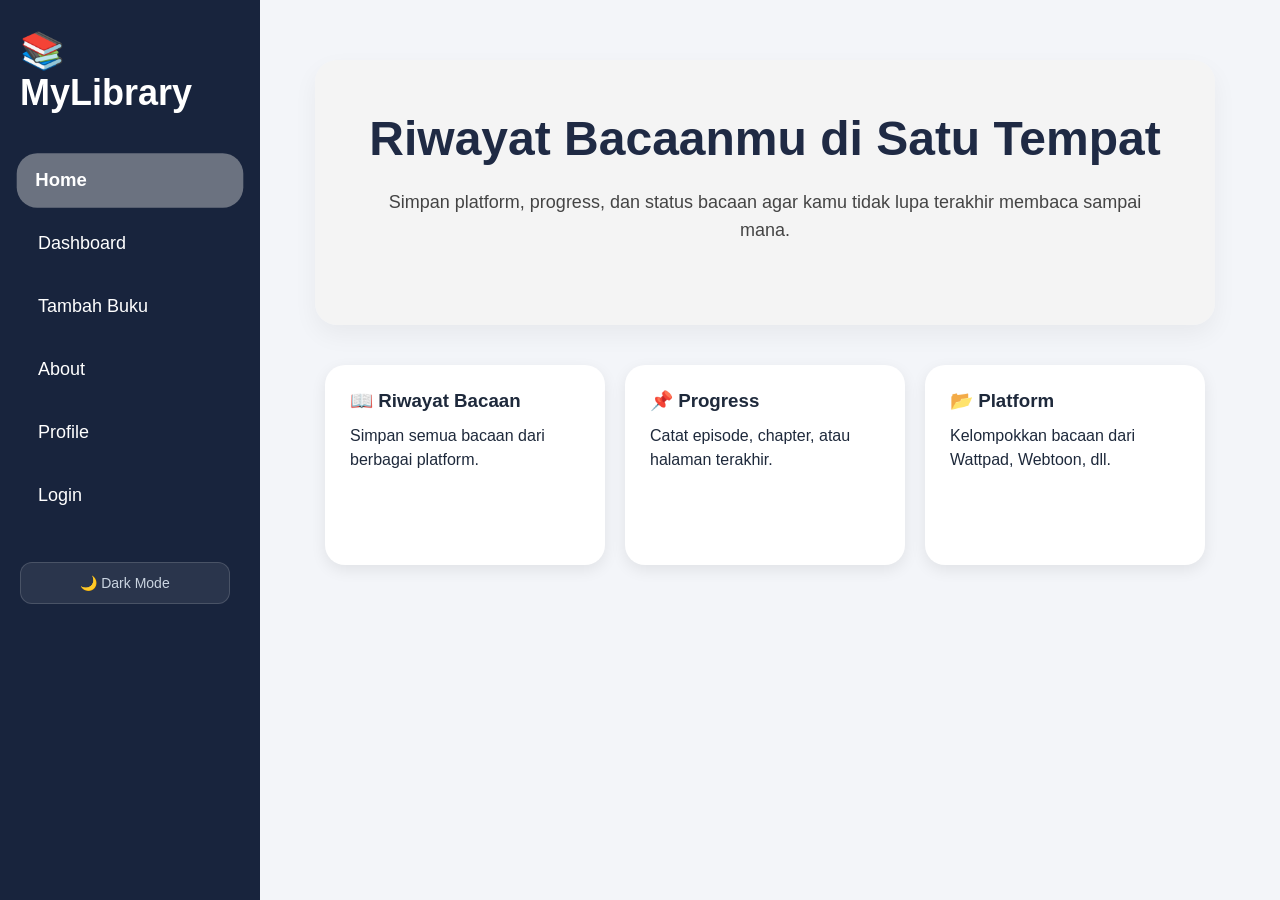
<file: index.html>
<!DOCTYPE html>
<html lang="id">
<head>
    <meta charset="UTF-8">
    <meta name="viewport" content="width=device-width, initial-scale=1.0">
    <title>Reminder - Perpustakaan Digital</title>
    <link rel="stylesheet" href="assets/css/style.css">
</head>
<body>

<div class="sidebar">
    <h1 class="logo">📚 MyLibrary</h1>
    <a href="index.html" class="menu active">Home</a>
    <a href="dashboard.html" class="menu">Dashboard</a>
    <a href="add-book.html" class="menu">Tambah Buku</a>
    <a href="about.html" class="menu">About</a>
    <a href="profile.html" class="menu">Profile</a>
    <a href="login.html" class="menu">Login</a>
    <button class="dark-btn" onclick="toggleDarkMode()">
  🌙 Dark Mode
    </button>
</div>

<div class="main-content home-page">

    <section class="hero">
      <div class="hero-text">
        <h2>Riwayat Bacaanmu di Satu Tempat</h2>
        <p>
          Simpan platform, progress, dan status bacaan
          agar kamu tidak lupa terakhir membaca sampai mana.
        </p>
        </div>
    </section>

    <section class="features">
      <div class="card">
        <h3>📖 Riwayat Bacaan</h3>
        <p>Simpan semua bacaan dari berbagai platform.</p>
      </div>
       <div class="card">
        <h3>📌 Progress</h3>
        <p>Catat episode, chapter, atau halaman terakhir.</p>
      </div>
      <div class="card">
        <h3>📂 Platform</h3>
        <p>Kelompokkan bacaan dari Wattpad, Webtoon, dll.</p>
      </div>
    </section>
</div>
<script src="assets/js/script.js"></script>
</body>
</html>
</file>
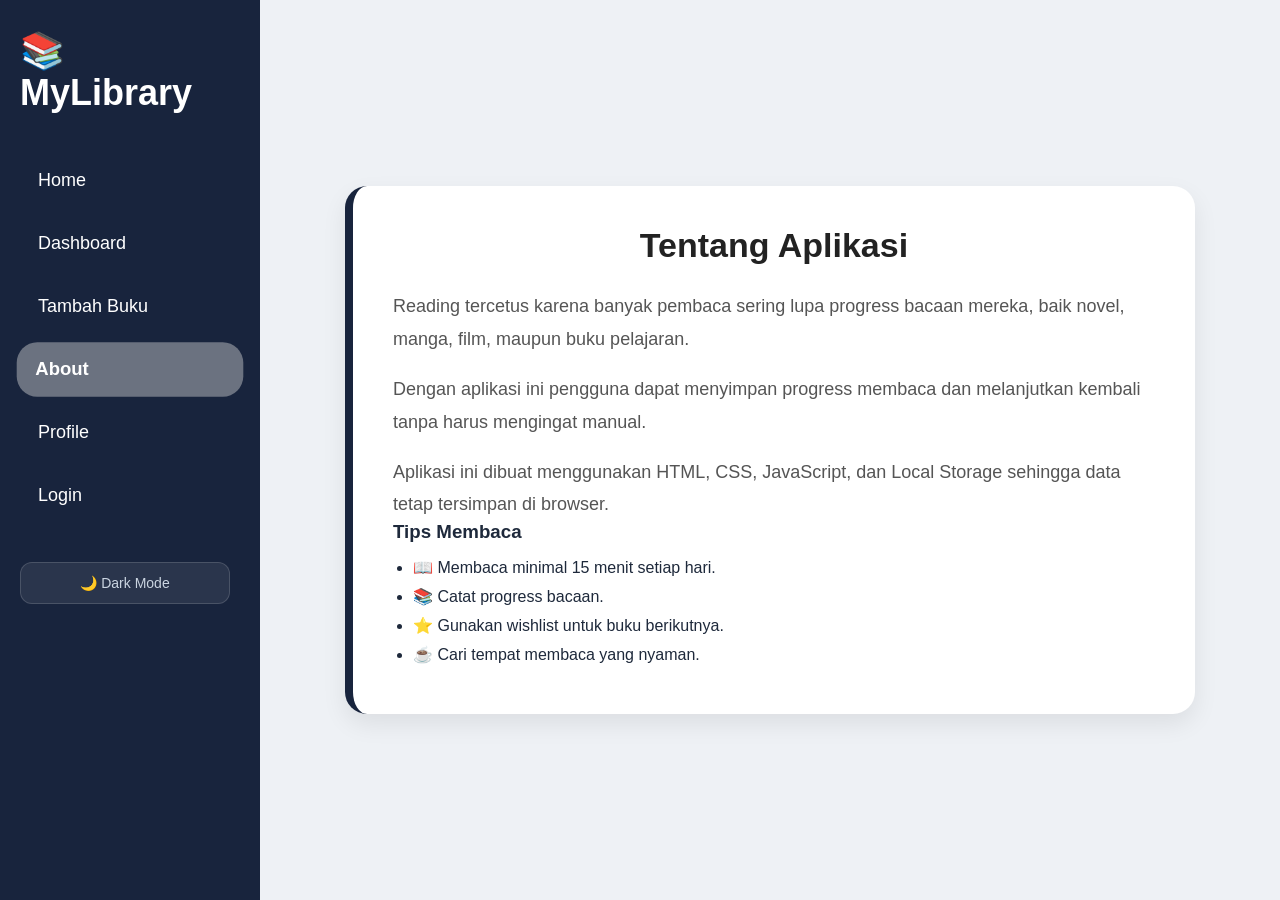
<file: about.html>
<!DOCTYPE html>
<html lang="id">

<head>
    <meta charset="UTF-8">
    <meta name="viewport" content="width=device-width, initial-scale=1.0">
    <title>About Reading</title>

    <link rel="stylesheet" href="assets/css/style.css">
</head>

<body class="about-page">

    <!-- Sidebar -->
    <div class="sidebar">
        <h1 class="logo">📚 MyLibrary</h1>

        <a href="index.html" class="menu">
            Home
        </a>

        <a href="dashboard.html" class="menu">
            Dashboard
        </a>

        <a href="add-book.html" class="menu">
            Tambah Buku
        </a>

        <a href="about.html" class="menu active">
            About
        </a>

        <a href="profile.html" class="menu">
            Profile
        </a>

        <a href="login.html" class="menu">
            Login
        </a>
        
        <button class="dark-btn" onclick="toggleDarkMode()">
    🌙 Dark Mode
    </button>
    </div>

    <!-- Main Content -->
    <div class="main-content">
        <div class="about-container">
            <div class="about-card">
                <h2>Tentang Aplikasi</h2>
                <p>
                    Reading tercetus karena banyak pembaca sering lupa
                    progress bacaan mereka, baik novel, manga,
                    film, maupun buku pelajaran.
                </p>

                <p>
                    Dengan aplikasi ini pengguna dapat menyimpan
                    progress membaca dan melanjutkan kembali
                    tanpa harus mengingat manual.
                </p>

                <p>
                    Aplikasi ini dibuat menggunakan HTML, CSS,
                    JavaScript, dan Local Storage sehingga data
                    tetap tersimpan di browser.
                </p>
                

                <h3>Tips Membaca</h3>
                <ul class="tips">
                <li>📖 Membaca minimal 15 menit setiap hari.</li>
                <li>📚 Catat progress bacaan.</li>
                <li>⭐ Gunakan wishlist untuk buku berikutnya.</li>
                <li>☕ Cari tempat membaca yang nyaman.</li>
                </ul>
            </div>
        </div>
    </div>

    <script src="assets/js/script.js"></script>

</body>
</html>
</file>
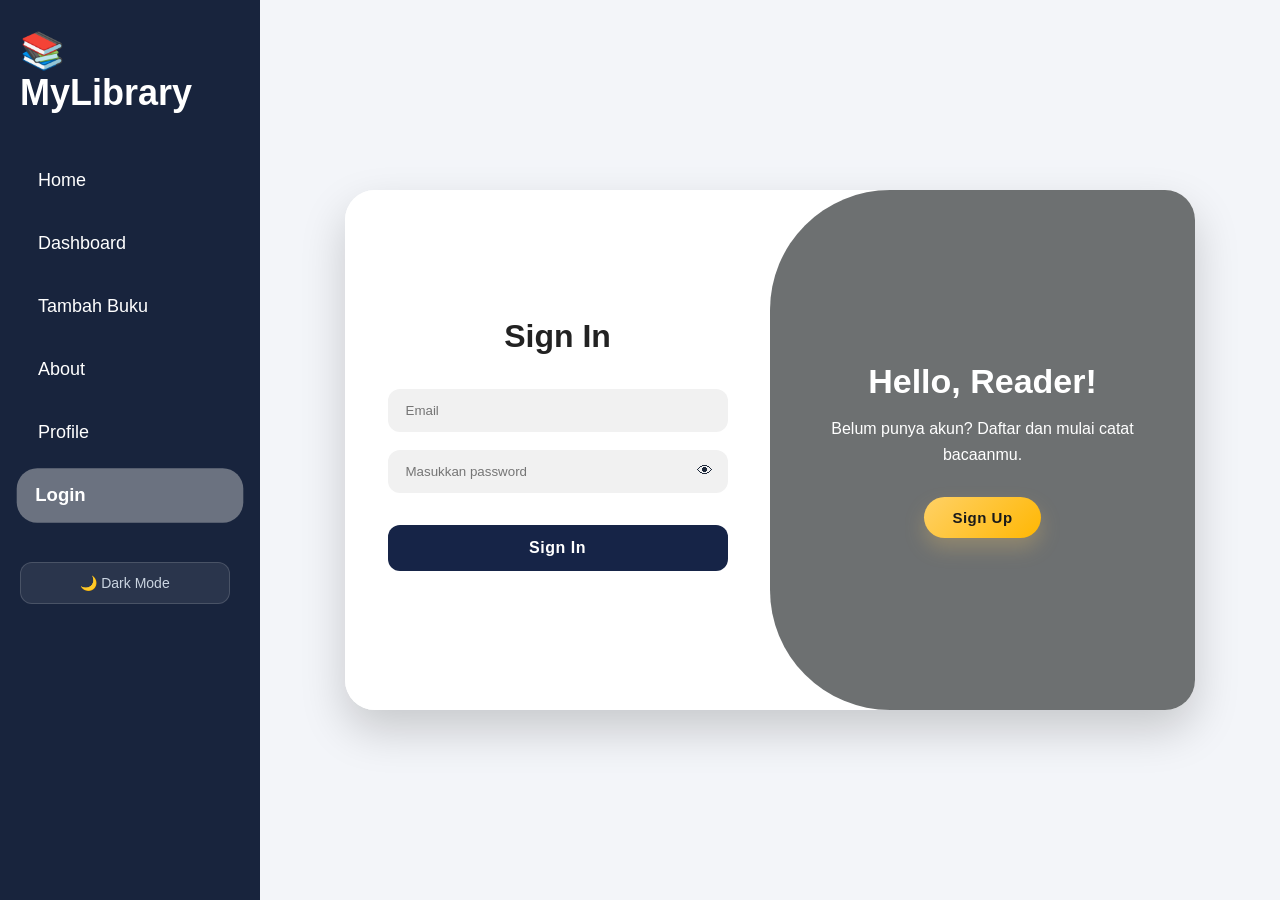
<file: login.html>
<!DOCTYPE html>
<html lang="id">

<head>
<meta charset="UTF-8">
<meta name="viewport" content="width=device-width, initial-scale=1.0">
<title>Login - Reminder</title>

<link rel="stylesheet" href="assets/css/style.css">
</head>

<body class="login-wrapper">
    <div class="sidebar">

        <h1 class="logo">📚 MyLibrary</h1>

        <a href="index.html" class="menu">
            Home
        </a>

        <a href="dashboard.html" class="menu">
            Dashboard
        </a>

        <a href="add-book.html" class="menu">
            Tambah Buku
        </a>

        <a href="about.html" class="menu">
            About
        </a>

        <a href="profile.html" class="menu">
            Profile
        </a>

        <a href="login.html" class="menu active">
            Login
        </a>
        <button class="dark-btn" onclick="toggleDarkMode()">
    🌙 Dark Mode
    </button>
    </div>

<div class="auth-container" id="authContainer">

    <div class="form-box sign-up">
    <form>
        <h1>Create Account</h1>
        <input type="text" id="regName" placeholder="Nama">
        <input type="email" id="regEmail" placeholder="Email">
        <div class="password-box">
            <input
                type="password"
                id="regPass"
                placeholder="Masukkan password"
                onkeyup="cekPassword()"
            >

            <span onclick="togglePassword('regPass', this)">
                👁
            </span>
        </div>

        <p id="passwordStrength" class="password-strength"></p>

        <button type="button" onclick="register()">Sign Up</button>
        <p id="registerMsg" class="message"></p>
    </form>
    </div>

    <div class="form-box sign-in">
        <form>
            <h1>Sign In</h1>
            <input type="email" id="loginEmail" placeholder="Email">
            <div class="password-box">
                <input
                    type="password"
                    id="loginPassword"
                    placeholder="Masukkan password"
                    onkeyup="cekCaps(event)">

                <span onclick="togglePassword('loginPassword', this)">
                    👁
                </span>
            </div>
            <p id="capsWarning" class="caps-warning"></p>
            <button type="button" onclick="login()">Sign In</button>
            <p id="loginMsg" class="message"></p>
        </form>
    </div>

    <div class="toggle-box">
        <div class="toggle-panel toggle-left">
            <h1>Welcome Back!</h1>
            <p>Sudah punya akun? Login untuk melihat riwayat bacaanmu.</p>
            <button type="button" onclick="showLogin()">Sign In</button>
        </div>

        <div class="toggle-panel toggle-right">
            <h1>Hello, Reader!</h1>
            <p>Belum punya akun? Daftar dan mulai catat bacaanmu.</p>
            <button type="button" onclick="showRegister()">Sign Up</button>
        </div>
    </div>
</div>
<script src="assets/js/script.js"></script>
</body>
</html>
</file>
<file: assets/css/style.css>
/* ========= GLOBAL / SEMUA HALAMAN ========= */

* {
  margin: 0;
  padding: 0;
  box-sizing: border-box;
   
}

body {
  margin: 0;
  font-family: 'Poppins', sans-serif;
  background: #f4f4f4;
  color: #222;
  transition: background 0.3s ease, color 0.3s ease;
}
a {
  text-decoration: none;
}

button {
  cursor: pointer;
}



/* ========= NAVBAR / SEMUA HALAMAN ========= */

.navbar {
  background: #6d7071;
  color: #090450;
  padding: 18px 8%;
  display: flex;
  justify-content: space-between;
  align-items: center;
}

.navbar h1 {
  font-size: 24px;
}

.navbar a {
  color: #4b4c51;
  margin-left: 20px;
  font-weight: bold;
}

.navbar a:hover {
  color: #ffd166;
}

/* ========= index.html ========= */
body {
  margin: 0;
  font-family: sans-serif;
  background: #f4f4f4;
}

.sidebar {
  width: 250px;
  height: 100vh;
  background: #162447;
  position: fixed;
  left: 0;
  top: 0;
  padding: 20px;
}

.main-content.home-page {
  margin-left: 250px;              
  width: calc(100% - 250px);
  display: flex;
  flex-direction: column;          
  align-items: center;             
  padding: 60px 40px;
  gap: 40px;                       
}

.hero {
  width: 100%;
  max-width: 900px;                
  background: linear-gradient(135deg, #f4f4f4, #f4f4f4);
  padding: 50px 40px;
  border-radius: 22px;             
  text-align: center;
  box-shadow: 0 10px 25px rgba(0,0,0,0.05);
}

.hero-text {
  max-width: 800px;
  margin: 0 auto;
}

.hero h2 {
  font-size: 48px;                
  line-height: 1.2;
  margin-bottom: 20px;
  color: #1f2a44;
}

.hero p {
  font-size: 18px;                
  line-height: 1.6;
  margin-bottom: 30px;
  color: #444;
}

.btn {
  display: inline-block;
  background: #162447;             
  color: white;
  padding: 14px 35px;
  border-radius: 30px;
  text-decoration: none;
  font-weight: bold;
}

.features {
  width: 100%;
  max-width: 900px;
  display: flex;
  justify-content: center;
  gap: 20px;
  flex-wrap: wrap;                 
  padding: 0;                      
}

.card {
  flex: 1;
  min-width: 250px;                
  max-width: 280px;
  min-height: 200px;
  background: white;
  padding: 25px;
  border-radius: 20px;
  box-shadow: 0 5px 15px rgba(0,0,0,0.08);
}
.card h3 {
  margin-bottom: 12px; 
}
.card p {
  line-height: 1.5;
}

/* ========= ANIMASI INDEX ========= */

/* hero muncul perlahan */
.hero-text {
  animation: fadeUp 1s ease;
}

/* animasi title */
.hero h2 {
  animation: slideDown 1s ease;
}

/* animasi paragraf */
.hero p {
  animation: fadeIn 1.5s ease;
}

/* tombol animasi */
.btn {
  display: inline-block;
  transition: 0.3s;
  animation: zoomIn 1.2s ease;
}

.btn:hover {
  transform: translateY(-4px) scale(1.05);
  box-shadow: 0 8px 18px rgba(0,0,0,0.2);
}

/* animasi card */
.card {
  transition: 0.4s;
  animation: fadeUp 1s ease;
}

.card:hover {
  transform: translateY(-10px);
  box-shadow: 0 12px 24px rgba(0,0,0,0.15);
}

/* animasi muncul bergantian */
.features .card:nth-child(1) {
  animation-delay: 0.2s;
}

.features .card:nth-child(2) {
  animation-delay: 0.4s;
}

.features .card:nth-child(3) {
  animation-delay: 0.6s;
}

.features .card:nth-child(4) {
  animation-delay: 0.8s;
}

/* supaya delay bekerja */
.features .card {
  opacity: 0;
  animation-fill-mode: forwards;
}


/* ========= KEYFRAMES ========= */

/* fade naik */
@keyframes fadeUp {

  from {
    opacity: 0;
    transform: translateY(40px);
  }

  to {
    opacity: 1;
    transform: translateY(0);
  }
}

/* fade biasa */
@keyframes fadeIn {

  from {
    opacity: 0;
  }

  to {
    opacity: 1;
  }
}

/* slide dari atas */
@keyframes slideDown {

  from {
    opacity: 0;
    transform: translateY(-40px);
  }

  to {
    opacity: 1;
    transform: translateY(0);
  }
}

/* zoom */
@keyframes zoomIn {

  from {
    opacity: 0;
    transform: scale(0.8);
  }

  to {
    opacity: 1;
    transform: scale(1);
  }
}


/* ========= login.html ========= */

body.login-page {
  min-height: 100vh;
  background: linear-gradient(135deg, #57595a, #6d7071);
  overflow: hidden;
 
}
.login-wrapper {
  margin-left: 260px;
  width: calc(100% - 260px);
  min-height: 100vh;

  display: flex;
  justify-content: center;
  align-items: center;

  padding: 30px;
}
@media (max-width: 768px) {

  .login-wrapper {
    margin-left: 0;
    width: 100%;
    padding: 20px;
  }

}

.auth-container {
  position: relative;
  width: 850px;
  height: 520px;
  background: white;
  border-radius: 30px;
  overflow: hidden;
  box-shadow: 0 20px 45px rgba(0, 0, 0, 0.18);
}

.form-box {
  position: absolute;
  top: 0;
  width: 50%;
  height: 100%;
  background: white;
  display: flex;
  justify-content: center;
  align-items: center;
  transition: 0.6s ease-in-out;
}

.form-box form {
  width: 80%;
  text-align: center;
}

.form-box h1 {
  margin-bottom: 25px;
  color: #222;
}

.form-box input {
  width: 100%;
  padding: 14px 18px;
  margin: 9px 0;
  border: none;
  outline: none;
  border-radius: 12px;
  background: #f1f1f1;
}



.form-box button:hover,
.toggle-panel button:hover {
  transform: scale(1.05);
}

.sign-in {
  left: 0;
  z-index: 2;
}

.sign-up {
  left: 0;
  opacity: 0;
  z-index: 1;
}

.auth-container.active .sign-in {
  transform: translateX(100%);
  opacity: 0;
}

.auth-container.active .sign-up {
  transform: translateX(100%);
  opacity: 1;
  z-index: 5;
}

.toggle-box {
  position: absolute;
  left: 50%;
  width: 50%;
  height: 100%;
  overflow: hidden;
  transition: 0.6s ease-in-out;
  z-index: 10;
  border-radius: 120px 0 0 120px;
}

.auth-container.active .toggle-box {
  transform: translateX(-100%);
  border-radius: 0 120px 120px 0;
}

.toggle-panel {
  position: absolute;
  width: 100%;
  height: 100%;
  background: linear-gradient(135deg, #6d7071, #6d7071);
  color: white;
  display: flex;
  flex-direction: column;
  justify-content: center;
  align-items: center;
  text-align: center;
  padding: 40px;
  transition: 0.6s ease-in-out;
}

.toggle-panel h1 {
  font-size: 34px;
  margin-bottom: 15px;
}

.toggle-panel p {
  line-height: 1.6;
  margin-bottom: 10px;
}

.toggle-panel button {
  background: #ffd166;
  color: #222;
}

.toggle-left {
  transform: translateX(-100%);
}

.auth-container.active .toggle-left {
  transform: translateX(0);
}

.toggle-right {
  right: 0;
  transform: translateX(0);
}

.auth-container.active .toggle-right {
  transform: translateX(100%);
}

.message {
  margin-top: 12px;
  font-size: 14px;
}

.success {
  color: green;
}

.error {
  color: red;
}

@media (max-width: 768px) {
  .auth-container {
    width: 92%;
    height: 620px;
  }

  .form-box {
    width: 100%;
    height: 65%;
  }

  .sign-in,
  .sign-up {
    left: 0;
  }

  .auth-container.active .sign-in {
    transform: translateY(100%);
  }

  .auth-container.active .sign-up {
    transform: translateY(100%);
  }

  .toggle-box {
    left: 0;
    top: 65%;
    width: 100%;
    height: 35%;
    border-radius: 80px 80px 0 0;
  }

  .auth-container.active .toggle-box {
    transform: translateY(-185%);
    border-radius: 0 0 80px 80px;
  }
}
/* ========= LOGIN BUTTON FIX ========= */

.form-box button {
  width: 100%;
  padding: 14px;
  margin-top: 15px;

  border: none;
  border-radius: 12px;

  background: #162447;
  color: white;

  font-size: 16px;
  font-weight: 600;

  cursor: pointer;

  transition: all 0.3s ease;
  letter-spacing: 0.5px;
}

/* hover login button */
.form-box button:hover {
  background: #243252;
  transform: translateY(-2px);
  box-shadow: 0 8px 18px rgba(0,0,0,0.15);
}

/* active click */
.form-box button:active {
  transform: scale(0.98);
}
/* ========= SIGN UP BUTTON (TEMPLATE PANEL) ========= */

.toggle-panel button {
  margin-top: 20px;
  padding: 12px 28px;

  border: none;
  border-radius: 30px;

  background: linear-gradient(135deg, #ffd166, #ffb703);
  color: #1a1a1a;

  font-size: 15px;
  font-weight: 700;
  letter-spacing: 0.5px;

  cursor: pointer;

  transition: all 0.3s ease;

  box-shadow: 0 10px 20px rgba(255, 209, 102, 0.25);
}
.toggle-panel button:hover {
  transform: translateY(-3px) scale(1.05);
  box-shadow: 0 14px 30px rgba(255, 209, 102, 0.35);
  filter: brightness(1.05);
}


input::-ms-reveal,
input::-ms-clear {
  display: none;
}
.password-box span {
  user-select: none;
}


/* ========= dashboard.html ========= */

* {
  margin: 0;
  padding: 0;
  box-sizing: border-box;
  font-family: 'Poppins', sans-serif;
}

body {
  display: flex;
  background: #f3f5f9;
  color: #1e293b;
  transition: 0.3s ease;
}


.sidebar {
  width: 260px;
  min-height: 100vh;
  background: #1e293b;
  padding: 25px;
  color: white;
  position: fixed;
  left: 0;
  top: 0;
}

.logo {
  font-size: 30px;
  font-weight: 700;
  margin-bottom: 35px;
}

.menu {
  display: flex;
  align-items: center;
  gap: 12px;
  padding: 14px 16px;
  margin-bottom: 10px;
  border-radius: 20px;
  color: white;
  text-decoration: none;
  transition: 0.25s;
  font-weight: 500;
}

/* MENU AKTIF */
.menu.active {
  background: #6b7280;
}

/* HOVER */
.menu:hover {
  background: #4b5563;
}

.main{
    margin-left:250px;
    width:calc(100% - 250px);
    padding:30px;

    display:flex;
    flex-direction:column;
    align-items:center;
}

.main > *{
    width:100%;
    max-width:1200px;
}

.topbar{
    display: flex;
    justify-content: space-between;
    align-items: center;
    background: #fff;
    padding: 30px;
    border-radius: 20px;
    margin-bottom: 25px;
}

.topbar-left h2{
    margin: 0;
    font-size: 42px;
}

.topbar-left p{
    margin-top: 10px;
    color: #666;
}

.topbar-right{
    text-align: right;
}

#clock{
    font-size: 30px;
    font-weight: 700;
}

#date{
    margin-top: 8px;
    font-size: 20px;
    color: #555;
}


.cards{
    display:flex;
    justify-content:center;
    gap:20px;
    margin-bottom:30px;
}

.stat-card{
    width:180px;
    height:120px;
}

.progress-wrapper{
    display:flex;
    justify-content:center;
    margin:30px 0;
}

.progress-card{
    width:420px;
    text-align:center;
}

.card::before {
  content: "";
  width: 8px;
  height: 100%;
  position: absolute;
  left: 0;
  top: 0;
}

.green::before { background: #4b5563; }
.blue::before { background: #6b7280; }
.orange::before { background: #9ca3af; }
.pink::before { background: #374151; }

.card h1 {
  font-size: 38px;
  margin-bottom: 10px;
}

.table-section {
  background: white;
  padding: 25px;
  border-radius: 22px;
  box-shadow: 0 10px 25px rgba(0,0,0,0.05);
  margin-bottom: 30px;
}

.section-title {
  display: flex;
  justify-content: space-between;
  align-items: center;
  margin-bottom: 20px;
}

.search-box {
  width: 100%;
  padding: 14px 18px;
  border-radius: 14px;
  border: 1px solid #dbe3ef;
  margin-bottom: 20px;
  font-size: 15px;
}

table {
  width: 100%;
  border-collapse: collapse;
  overflow: hidden;
  border-radius: 16px;
}

th {
  background: linear-gradient(135deg, #4b5563, #6b7280);
  color: white;
  padding: 16px;
  text-align: left;
}

td {
  padding: 16px;
  border-bottom: 1px solid #e2e8f0;
}

tr:hover {
  background: rgba(107,114,128,0.08);
}

.book {
  display: flex;
  align-items: center;
  gap: 14px;
}

.book img {
  width: 55px;
  height: 75px;
  border-radius: 10px;
  object-fit: cover;
}

.badge {
  padding: 7px 12px;
  border-radius: 30px;
  font-size: 12px;
  font-weight: 600;
  display: inline-block;
}

.done {
  background: rgba(75,85,99,0.15);
  color: #4b5563;
}

.reading {
  background: rgba(107,114,128,0.15);
  color: #6b7280;
}

.wishlist {
  background: rgba(156,163,175,0.18);
  color: #6b7280;
}

.actions button {

  border: none;

  padding: 10px 16px;

  border-radius: 12px;

  cursor: pointer;

  transition: 0.25s ease;

  font-size: 13px;

  font-weight: 600;

  color: white;

  min-width: 80px;
}

/* DETAIL BUTTON */

.btn-detail {

  background: linear-gradient(
    135deg,
    #4b5563,
    #6b7280
  );
}

.btn-detail:hover {

  transform: translateY(-2px);

  opacity: 0.9;
}

.btn-detail:hover {
  background: #4b5563 !important;
}

/* DELETE BUTTON */

.btn-delete {

  background: linear-gradient(
    135deg,
    #ef4444,
    #dc2626
  );
}

.btn-delete:hover {

  transform: translateY(-2px);

  opacity: 0.9;
}

.btn-delete:hover {
  background: #dc2626 !important;
}

.actions button:hover {
  transform: scale(1.08);
}

.charts {
  display: grid;
  grid-template-columns: repeat(auto-fit, minmax(300px, 1fr));
  gap: 20px;
}

.chart-box {
  background: white;
  padding: 25px;
  border-radius: 22px;
  box-shadow: 0 10px 25px rgba(0,0,0,0.05);
}

.progress-wrap {
  margin-top: 8px;
}

.progress-bar {
  width: 100%;
  height: 10px;
  background: #e2e8f0;
  border-radius: 20px;
  overflow: hidden;
  margin-top: 8px;
}

.progress {
  height: 100%;
  background: linear-gradient(90deg, #4b5563, #6b7280);
}

#undoBox {
  margin-bottom: 18px;
}

.undo-alert {
  background: #1e293b;
  color: white;

  padding: 14px 18px;

  border-radius: 14px;

  display: flex;
  justify-content: space-between;
  align-items: center;

  animation: fadeIn 0.3s ease;
}

.undo-alert button {
  background: white;
  color: #1e293b;

  border: none;

  padding: 8px 14px;

  border-radius: 10px;

  cursor: pointer;

  font-weight: 600;
}

.undo-alert button:hover {
  opacity: 0.85;
}

@keyframes fadeIn {

  from {
    opacity: 0;
    transform: translateY(-5px);
  }

  to {
    opacity: 1;
    transform: translateY(0);
  }

}

@media(max-width: 900px) {
  .sidebar {
    width: 100%;
    min-height: auto;
    position: relative;
  }

  body {
    flex-direction: column;
  }

  .main {
    margin-left: 0;
    width: 100%;
  }

  .topbar {
    flex-direction: column;
    gap: 16px;
    align-items: flex-start;
  }

  table {
    display: block;
    overflow-x: auto;
  }
}


/* ========= add-book.html ========= */

.form-card {
  background: white;
  padding: 30px;
  border-radius: 18px;
  box-shadow: 0 5px 15px rgba(0,0,0,0.08);
}

.form-card h2 {
  text-align: center;
  margin-bottom: 20px;
}

.form-card input,
.form-card select {
  width: 100%;
  padding: 12px;
  margin: 10px 0;
  border-radius: 10px;
  border: 1px solid #ccc;
}

.form-card button {
  width: 100%;
  padding: 12px;
  background: #6d7071;
  color: white;
  border: none;
  border-radius: 10px;
  margin-top: 10px;
}

.form-card button:hover {
  background: #6d7071;
}
  /* SELECT */

.form-card select {

  width: 100%;
  padding: 15px;

  margin-bottom: 18px;

  border: 1px solid #dcdcdc;
  border-radius: 12px;

  font-size: 16px;

  outline: none;

  background: white;

  transition: 0.3s;
}

.form-card select:focus {

  border-color: #18243d;

  box-shadow:
    0 0 5px rgba(24,36,61,0.2);
}


/* ========= about.html ========= */

body.about-page{
  background:#eef1f5;
  min-height:100vh;
  font-family:Poppins,sans-serif;
}

/* SIDEBAR */
.sidebar{
  width:260px;
  height:100vh;
  background:#18243d;
  position:fixed;
  top:0;
  left:0;
  padding:30px 20px;
}

.logo{
  color:white;
  margin-bottom:40px;
  font-size:36px;
}

.menu{
  display:block;
  color:white;
  text-decoration:none;
  padding:14px 16px;
  margin:10px 0;
  border-radius:14px;
  transition:0.3s;
  font-weight:500;
}

.menu.active{
  background:#6b7280;
  border-radius:20px;
}

.menu:hover{
  background:#4b5563;
  border-radius:20px;
}

/* MAIN CONTENT */
body.about-page .main-content{
  margin-left:260px;
  width: calc(100% - 260px);
  min-height:100vh;

  display:flex;
  justify-content:center;
  align-items:center;

  padding:40px;
}

/* ABOUT CONTAINER */
.about-container{
  width:100%;
  display:flex;
  justify-content:center;
  align-items:center;
}

/* CARD */
.about-card{
  width:100%;
  max-width:850px;

  background:white;
  padding:40px;
  border-radius:22px;

  box-shadow:0 10px 25px rgba(0,0,0,0.08);

  border-left:8px solid #18243d;

  transition:0.3s;
}

.about-card:hover{
  transform:translateY(-4px);
}

.about-card h2{
  text-align:center;
  font-size:34px;
  margin-bottom:25px;
  color:#222;
}

.about-card p{
  margin-top:18px;
  font-size:18px;
  line-height:1.8;
  color:#555;
}

.dark-btn:hover{
  transform:scale(1.03);
  background:#243252;
}

/* RESPONSIVE */
@media (max-width:768px){

  .sidebar{
    width:100%;
    height:auto;
    position:relative;
  }

  .main-content{
    margin-left:0;
    padding:20px;
  }

  .about-card{
    padding:25px;
  }

  .about-card h2{
    font-size:28px;
  }

  .about-card p{
    font-size:16px;
  }
}


/* ========= PASSWORD BOX ========= */

.password-box {
  position: relative;
}

.password-box span {
  position: absolute;
  right: 15px;
  top: 50%;
  transform: translateY(-50%);
  cursor: pointer;
}

/* ========= RESPONSIVE / MOBILE ========= */

@media (max-width: 768px) {

  .navbar {
    flex-direction: column;
    gap: 12px;
  }

  .hero h2 {
    font-size: 32px;
  }

  .features {
    grid-template-columns: 1fr;
  }

}

/* ADD BOOK PAGE */
body.add-book-page {
  background: #eef1f5;
  min-height: 100vh;
  display: flex; 
}

/* MAIN CONTENT  */
body.add-book-page .main-content {
  margin-left: 260px;          
  width: calc(100% - 260px);   
  min-height: 100vh;           
  display: flex;
  justify-content: center;    
  align-items: center;        
  padding: 40px;              
}

/* CONTAINER */
.add-book-container {
  width: 100%;
  display: flex;
  justify-content: center;     
  align-items: center;
}

/* FORM CARD */
.form-card {
  width: 100%;
  max-width: 500px;           
  background: white;
  padding: 40px;
  border-radius: 22px;
  box-shadow: 0 10px 25px rgba(0,0,0,0.08);
  border-left: 8px solid #18243d;
}

/* INPUT */
.form-card input{
  width:100%;
  padding:15px;
  margin-bottom:18px;
  border:1px solid #dcdcdc;
  border-radius:12px;
  font-size:16px;
  outline:none;
  transition:0.3s;
}

.form-card input:focus{
  border-color:#18243d;
  box-shadow:0 0 5px rgba(24,36,61,0.2);
}

/* BUTTON */
.form-card button{
  width:100%;

  padding:15px;

  border:none;
  border-radius:12px;

  background:#18243d;
  color:white;

  font-size:16px;
  font-weight:bold;

  cursor:pointer;

  transition:0.3s;
}

.form-card button:hover{
  background:#243252;
  transform:translateY(-2px);
}

.btn-reset{
    margin-top:10px;
    background:#dc2626 !important;
}

.btn-reset:hover{
    background:#b91c1c !important;
}

.dark-btn {
  display: flex;
  align-items: center;
  justify-content: center;
  gap: 10px;
  
  width: calc(100% - 10px);
  padding: 12px;
  border-radius: 12px;
  font-family: 'Poppins', sans-serif;
  font-size: 14px;
  font-weight: 500;
  cursor: pointer;
  transition: all 0.3s ease;
  margin-top: 40px; 
  background: rgba(255, 255, 255, 0.08);
  border: 1px solid rgba(255, 255, 255, 0.15);
  color: #cbd5e1;
}
.dark-btn:hover {
  background: rgba(255, 255, 255, 0.18);
  color: #ffffff;
  transform: translateY(-2px); 
}

/* RESPONSIVE */
@media (max-width:768px){

  .sidebar{
    width:100%;
    height:auto;
    position:relative;
  }

  .main-content{
    margin-left:0;
    padding:20px;
  }

  .form-card{
    padding:25px;
  }

  .form-card h2{
    font-size:26px;
  }
}

/* =========================
  DETAIL PAGE (KODE BARU)
========================= */

body.detail-page {
  background: #eef1f5;
  min-height: 100vh;
  display: flex;
}

/* MAIN CONTENT */
body.detail-page .main-content {
  margin-left: 260px;          
  width: calc(100% - 260px);   
  min-height: 100vh;           

  display: flex;
  justify-content: center;     
  align-items: center;         

  padding: 40px;               
}

/* CONTAINER */
body.detail-page .detail-container {
  width: 100%;
  display: flex;
  justify-content: center;
  align-items: center;
}

/* CARD  */
.detail-card {
  width: 100%;
  max-width: 500px;            
  background: white;
  padding: 40px;
  border-radius: 24px;         
  box-shadow: 0 12px 30px rgba(0, 0, 0, 0.06); 
  border-left: 8px solid #18243d; 
}

.detail-card h2 {
  text-align: center;
  margin-bottom: 15px;
  font-size: 30px;
  color: #18243d;
  font-weight: bold;
}

.detail-card hr {
  margin-bottom: 25px;
  border: none;
  height: 2px;
  background: #e5e7eb;        
}

/* DETAIL ITEM */
.detail-item {
  display: flex;
  justify-content: space-between;
  align-items: center;
  padding: 14px 0;
  border-bottom: 1px solid #f1f5f9; 
  font-size: 16px;
}

.detail-item span {
  color: #64748b;              
  font-weight: 500;
}

.detail-item strong {
  color: #18243d;
  font-weight: 600;
}

/* DETAIL INPUT */
.detail-input {
    width: 180px;
    padding: 8px 12px;
    border-radius: 8px;
    border: 1px solid #d1d5db;
    font-size: 15px;
    text-align: right;
    transition: all .3s ease;
}

/* Mode lihat */
.detail-input.view {
    border: none;
    background: transparent;
    padding: 0;
    font-weight: 600;
    color: #18243d;
    box-shadow: none;
    outline: none;
    pointer-events: none;
    cursor: default;
}

/* Mode edit */
.detail-input.edit {
    background: #fff;
    border: 1px solid #d1d5db;
    color: #18243d;
    pointer-events: auto;
    cursor: text;
}

.detail-input:focus {
    outline: none;
    border-color: #18243d;
    box-shadow: 0 0 6px rgba(24,36,61,.2);
}

/* BUTTON AREA */
.aksi {
  display: flex;
  gap: 15px;
  margin-top: 30px;
}

/* BUTTON EDIT & HAPUS */
.btn-edit,
.btn-hapus {
  flex: 1;
  padding: 13px;
  border: none;
  border-radius: 12px;
  font-weight: bold;
  font-size: 15px;
  cursor: pointer;
  transition: all 0.3s ease;
  color: white;
}

.btn-edit {
  background: #f59e0b;        
}

.btn-edit:hover {
  background: #d97706;
  transform: translateY(-2px);
  box-shadow: 0 5px 12px rgba(217, 119, 6, 0.2);
}

.btn-hapus {
  background: #ef4444;        
}

.btn-hapus:hover {
  background: #dc2626;
  transform: translateY(-2px);
  box-shadow: 0 5px 12px rgba(220, 38, 38, 0.2);
}

/* BACK BUTTON */
.btn-kembali {
  display: block;
  margin-top: 20px;
  text-align: center;
  text-decoration: none;
  padding: 13px;
  border-radius: 12px;
  background: #18243d;
  color: white;
  font-weight: bold;
  font-size: 15px;
  transition: all 0.3s ease;
}

.btn-kembali:hover {
  background: #243252;
  transform: translateY(-2px);
  box-shadow: 0 5px 12px rgba(24, 36, 61, 0.2);
}

/* RESPONSIVE */
@media (max-width:768px){

  .sidebar{
    width:100%;
    height:auto;
    position:relative;
  }

  .main-content{
    margin-left:0;
    padding:20px;
  }

  .detail-card{
    padding:25px;
  }

  .detail-item{
    flex-direction:column;
    align-items:flex-start;
    gap:8px;
  }

  .aksi{
    flex-direction:column;
  }
}



/* ========= DARK MODE FINAL ========= */

body.dark-mode {
  background: #121212 !important;
  color: #e5e5e5 !important;
}

/* CARD & CONTAINER */
body.dark-mode .topbar,
body.dark-mode .table-section,
body.dark-mode .chart-box,
body.dark-mode .form-card,
body.dark-mode .about-card,
body.dark-mode .detail-card,
body.dark-mode .card,
body.dark-mode .auth-container {
  background-color: #1e1e1e !important;
  color: #e5e5e5 !important;
}

/* HERO */
body.dark-mode .hero {
  background: linear-gradient(135deg, #1f2937, #111827) !important;
  color: white !important;
}

/* TOGGLE PANEL LOGIN */
body.dark-mode .toggle-panel {
  background: linear-gradient(135deg, #111827, #1f2937) !important;
  color: white !important;
}

/* SIDEBAR */
body.dark-mode .sidebar {
  background: #111827 !important;
}

/* TEXT */
body.dark-mode h1,
body.dark-mode h2,
body.dark-mode h3,
body.dark-mode p,
body.dark-mode span,
body.dark-mode label,
body.dark-mode strong,
body.dark-mode a {
  color: #e5e5e5 !important;
}

/* INPUT */
body.dark-mode input,
body.dark-mode select,
body.dark-mode textarea {
  background: #2a2a2a !important;
  color: white !important;
  border: 1px solid #444 !important;
}

/* TABLE */
body.dark-mode table {
  background: #1e1e1e !important;
}

body.dark-mode th {
  background: #374151 !important;
  color: white !important;
}

body.dark-mode td {
  border-color: #333 !important;
}

/* BUTTON */
body.dark-mode .btn,
body.dark-mode .dark-btn,
body.dark-mode .form-card button {
  background: #374151 !important;
  color: white !important;
}

/* MENU */
body.dark-mode .menu:hover,
body.dark-mode .menu.active {
  background: #374151 !important;
}

/* TAMBAHAN */
.menu {
  font-weight: 500;
  transform: scale(1);
}

.menu.active {
  font-weight: 700;
  transform: scale(1.03);
}

body.dark-mode {
  background: #121212 !important;
  color: #e5e5e5 !important;
}

/* CARD & CONTAINER */
body.dark-mode .topbar,
body.dark-mode .table-section,
body.dark-mode .chart-box,
body.dark-mode .form-card,
body.dark-mode .about-card,
body.dark-mode .detail-card,
body.dark-mode .card,
body.dark-mode .auth-container {
  background-color: #1e1e1e !important;
  color: #e5e5e5 !important;
}
/* ===== ABOUT PAGE FIX ===== */

body.about-page {
  display: block !important;
}

body.about-page .main-content {
  margin-left: 260px;
  width: calc(100% - 260px);
  min-height: 100vh;

  display: flex;
  justify-content: center;
  align-items: center;

  padding: 40px;
}

body.about-page .about-container {
  width: 100%;
  display: flex;
  justify-content: center;
  align-items: center;
}

body.about-page .about-card {
  max-width: 850px;
  width: 100%;
}

/* ===== JAM ===== */
#clock{

font-size:18px;

font-weight:bold;

text-align:left;

}

/* ===== LAST LOGIN ===== */
.last-login-box{
    background:#ffffff;
    margin:20px 0;
    padding:15px 20px;
    border-radius:15px;
    box-shadow:0 5px 15px rgba(0,0,0,0.08);
    font-size:15px;
}

body.dark-mode .last-login-box{
    background:#1e1e1e;
    color:#ffffff;
}


/* ===== REMINDER BOX ===== */
.reminder-box{
    background:#fff8db;
    border-left:5px solid orange;
    padding:15px;
    margin-bottom:20px;
    border-radius:12px;
    font-weight:500;
}

body.dark-mode .reminder-box{
    background:#3d3a25;
}


/* ===== PASSWORD STRENGTH ===== */
.password-strength{
margin-top:10px;
font-size:14px;
font-weight:bold;
}

/* ===== CAPSLOCK WARNING ===== */
.caps-warning{
color:red;
font-size:13px;
margin-top:8px;
font-weight:600;
}

.about-stats{

margin-top:20px;

background:#f8f8f8;

padding:20px;

border-radius:15px;

}


/* ===== ABOUT STATS ===== */
.about-stats p{
margin:12px 0;
font-size:18px;
}
body.dark-mode .about-stats{
background:#2b2b2b;
}


/* ===== QUOTE BOX ===== */
.quote-box{
    max-width:900px;
    margin:30px auto;
    background:white;
    padding:30px;
    border-radius:20px;
    text-align:center;
    box-shadow:0 5px 20px rgba(0,0,0,.08);
}

.quote-box h2{
    margin-bottom:15px;
}

.quote-box p{
    font-size:18px;
    margin-bottom:20px;
}

.quote-box button{
    padding:12px 25px;
    border:none;
    background:#18243d;
    color:white;
    border-radius:12px;
}


/* ===== TIPS ===== */
.tips{
margin-top:15px;
padding-left:20px;
}
.tips li{
margin:10px 0;
}


/* ===== JUDUL COUNTER ===== */
#judulCounter{
display:block;
margin-top:-8px;
margin-bottom:15px;
font-size:13px;
color:#777;
}

.first-book-link{
    display:inline-block;
    padding:12px 20px;
    background:#18243d;
    color:#fff;
    border-radius:10px;
    text-decoration:none;
    font-weight:600;
    transition:.3s;
}

.first-book-link:hover{
    background:#243252;
    transform:translateY(-2px);
}
/* ===========================
   QUICK ACTION
=========================== */

.quick-actions{
    display:grid;
    grid-template-columns:repeat(auto-fit,minmax(220px,1fr));
    gap:18px;
    margin-bottom:25px;
}

.quick-card{
    display:flex;
    align-items:center;
    gap:15px;

    background:#fff;
    padding:20px;

    border-radius:18px;

    color:#18243d;
    text-decoration:none;

    box-shadow:0 8px 20px rgba(0,0,0,.06);

    transition:.3s;
}

.quick-card span{
    font-size:34px;
}

.quick-card h4{
    margin-bottom:5px;
    font-size:18px;
}

.quick-card p{
    font-size:14px;
    color:#666;
}

.quick-card:hover{
    transform:translateY(-5px);
    box-shadow:0 15px 30px rgba(0,0,0,.12);
}

body.dark-mode .quick-card{
    background:#1e1e1e;
}

body.dark-mode .quick-card p{
    color:#cbd5e1;
}
/* ==========================
      PROGRESS RING
========================== */

.progress-card{

    display:flex;
    flex-direction:column;
    align-items:center;

}

.progress-ring{

    position:relative;

    width:220px;
    height:220px;

    margin:20px auto;

}

.progress-ring canvas{

    width:220px !important;
    height:220px !important;

}

.progress-center{

    position:absolute;

    top:50%;
    left:50%;

    transform:translate(-50%,-50%);

    display:flex;
    justify-content:center;
    align-items:center;

    flex-direction:column;

}

.progress-center span{

    font-size:34px;

    font-weight:bold;

    color:#18243d;

}

.progress-card p{

    color:#666;

    margin-top:15px;

}

body.dark-mode .progress-center span{

    color:white;

}



/* ========================================================= */
/* ==================== PROFILE PAGE ======================== */
/* ========================================================= */

.profile-card{
    display:flex;
    gap:40px;
    align-items:flex-start;
    background:#fff;
    border-radius:20px;
    padding:30px;
    margin-top:30px;
    box-shadow:0 8px 20px rgba(0,0,0,.08);
}

.profile-left{
    width:250px;
    text-align:center;
}

.profile-image{
    margin-bottom:25px;
    width:180px;
    height:180px;
    margin:auto;
    border-radius:50%;
    overflow:hidden;
    border:5px solid #4CAF50;
    display:flex;
    justify-content:center;
    align-items:center;
    background:#f4f4f4;

}

.profile-image img{

    width:100%;
    height:100%;
    object-fit:cover;

}

#defaultIcon{

    font-size:120px;
    color:#9ca3af;

}

.profile-left input[type=file]{
    display:none;
}

#btnUpload{
    margin-top:10px;
    width:100%;
    padding:12px;
    border:none;
    border-radius:10px;
    background:#4CAF50;
    color:white;
    cursor:pointer;
    font-size:15px;
    transition:.3s;
}

.delete-photo{

    width:100%;
    margin-top:12px;
    padding:12px;
    border:none;
    border-radius:10px;
    background:#ef4444;
    color:white;
    cursor:pointer;
    transition:.3s;

}

.delete-photo:hover{

    background:#dc2626;

}

#btnUpload:hover{
    background:#43a047;
}

.profile-right{
    flex:1;
}

.profile-right .form-group{
    margin-bottom:20px;
}

.profile-right label{
    display:block;
    margin-bottom:8px;
    font-weight:600;
}

.profile-right input,
.profile-right textarea,
.target-card input,
.target-card select{

    width:100%;
    padding:12px;
    border:1px solid #ccc;
    border-radius:10px;
    font-size:15px;
    outline:none;
    transition:.3s;

}

.profile-right input:focus,
.profile-right textarea:focus,
.target-card input:focus,
.target-card select:focus{

    border-color:#4CAF50;

}

.profile-right textarea{

    resize:vertical;

}

/* ========================================================= */

.target-card{

    margin-top:30px;
    background:white;
    border-radius:20px;
    padding:25px;
    box-shadow:0 8px 20px rgba(0,0,0,.08);

}

.target-card h2{

    margin-bottom:20px;

}

.target-card .form-group{

    margin-bottom:20px;

}

/* ========================================================= */

.mini-statistic{

    margin-top:30px;
    background:white;
    border-radius:20px;
    padding:25px;
    box-shadow:0 8px 20px rgba(0,0,0,.08);

}

.mini-statistic h2{

    margin-bottom:20px;

}

.stat-grid{

    display:grid;
    grid-template-columns:repeat(auto-fit,minmax(180px,1fr));
    gap:20px;

}

.stat-box{

    text-align:center;
    background:#f7f7f7;
    padding:25px;
    border-radius:15px;
    transition:.3s;

}

.stat-box:hover{

    transform:translateY(-5px);

}

.stat-box h3{

    font-size:35px;
    color:#4CAF50;
    margin-bottom:10px;

}

.stat-box p{

    color:#555;

}

/* ========================================================= */

.button-profile{

    display:flex;
    gap:15px;
    justify-content:flex-end;
    margin-top:30px;

}

.button-profile button{

    padding:12px 28px;
    border:none;
    border-radius:10px;
    cursor:pointer;
    font-size:15px;
    transition:.3s;

}

#saveProfile{

    background:#4CAF50;
    color:white;

}

#saveProfile:hover{

    background:#43a047;

}

#resetProfile{

    background:#f44336;
    color:white;

}

#resetProfile:hover{

    background:#d32f2f;

}

/* ========================================================= */
/* ====================== RESPONSIVE ======================== */
/* ========================================================= */

@media(max-width:900px){

.profile-card{

    flex-direction:column;
    align-items:center;

}

.profile-left{

    width:100%;

}

.profile-right{

    width:100%;

}

.button-profile{

    justify-content:center;

}

}

/* =======================PROFILE SIDEBAR========================== */
.profile-sidebar{
    width:260px;
    height:100vh;
    padding:30px 20px;
}

.profile-sidebar .menu{
    display:block;
    padding:14px 16px;
    margin:10px 0;
    border-radius:14px;
    transform:none !important;
    font-size:16px;
}

.profile-sidebar .menu.active{
    transform:none !important;
    font-weight:600;
}

/* ================= PROFILE SIDEBAR ================= */

body.profile-page .sidebar{
    width:290px;
    padding:35px 25px;
}

body.profile-page .main{
    margin-left:330px;
}


/* ================= FONT PROFILE PAGE ================= */
.menu{
    display:block;
    color:white;
    text-decoration:none;
    padding:16px 18px;
    margin:10px 0;
    border-radius:16px;
    font-size:18px;
    font-weight:400;          /* Normal */
    transition:all .3s ease;
}

.menu:hover{
    background:#4b5563;
    border-radius:20px;
}

/* Menu yang sedang dibuka */
.menu.active{
    background:#6b7280;
    border-radius:20px;
    font-weight:700;          /* Hanya ini yang bold */
}

body.dark-mode .menu:hover{
    background:#374151;
}

body.dark-mode .menu.active{
    background:#4b5563;
}

/* ================= MOBILE ================= */
@media (max-width: 768px) {

  /* Sidebar jadi atas */
  .sidebar{
    position: relative;
    width: 100%;
    height: auto;
    padding: 15px;
  }

  /* Konten memenuhi layar */
  .main,
  .main-content{
    margin-left: 0;
    width: 100%;
    padding: 15px;
  }

  /* Topbar ditumpuk */
  .topbar{
    flex-direction: column;
    align-items: flex-start;
    gap: 15px;
  }

  .topbar-right{
    text-align: left;
  }

  /* 4 kartu statistik */
  .cards{
    display: grid;
    grid-template-columns: 1fr;
    gap: 15px;
  }

  .stat-card{
    width: 100%;
    height: auto;
  }

  /* Progress */
  .progress-card{
    width: 100%;
  }

  /* Quick Action */
  .quick-actions{
    flex-direction: column;
  }

  .quick-card{
    width: 100%;
  }

  /* Tabel bisa digeser */
  .table-section{
    overflow-x: auto;
  }

  table{
    min-width: 700px;
  }

  /* Chart */
  .charts{
    display: flex;
    flex-direction: column;
  }

  .chart-box{
    width: 100%;
  }

}

@media (max-width:480px){

  .logo{
    font-size:24px;
  }

  .topbar-left h2{
    font-size:28px;
  }

  #clock{
    font-size:24px;
  }

  .card h1{
    font-size:32px;
  }

}


/* ================= LOGIN WARNING ================= */
.login-warning{

    background:#fff3cd;
    border:1px solid #ffe69c;
    border-radius:15px;
    padding:20px;
    margin:25px 0;

}

.btn-login-profile{

    display:inline-block;
    margin-top:15px;
    background:#4CAF50;
    color:white;
    text-decoration:none;
    padding:10px 18px;
    border-radius:10px;

}

.btn-login-profile:hover{

    background:#43a047;

}
</file>
